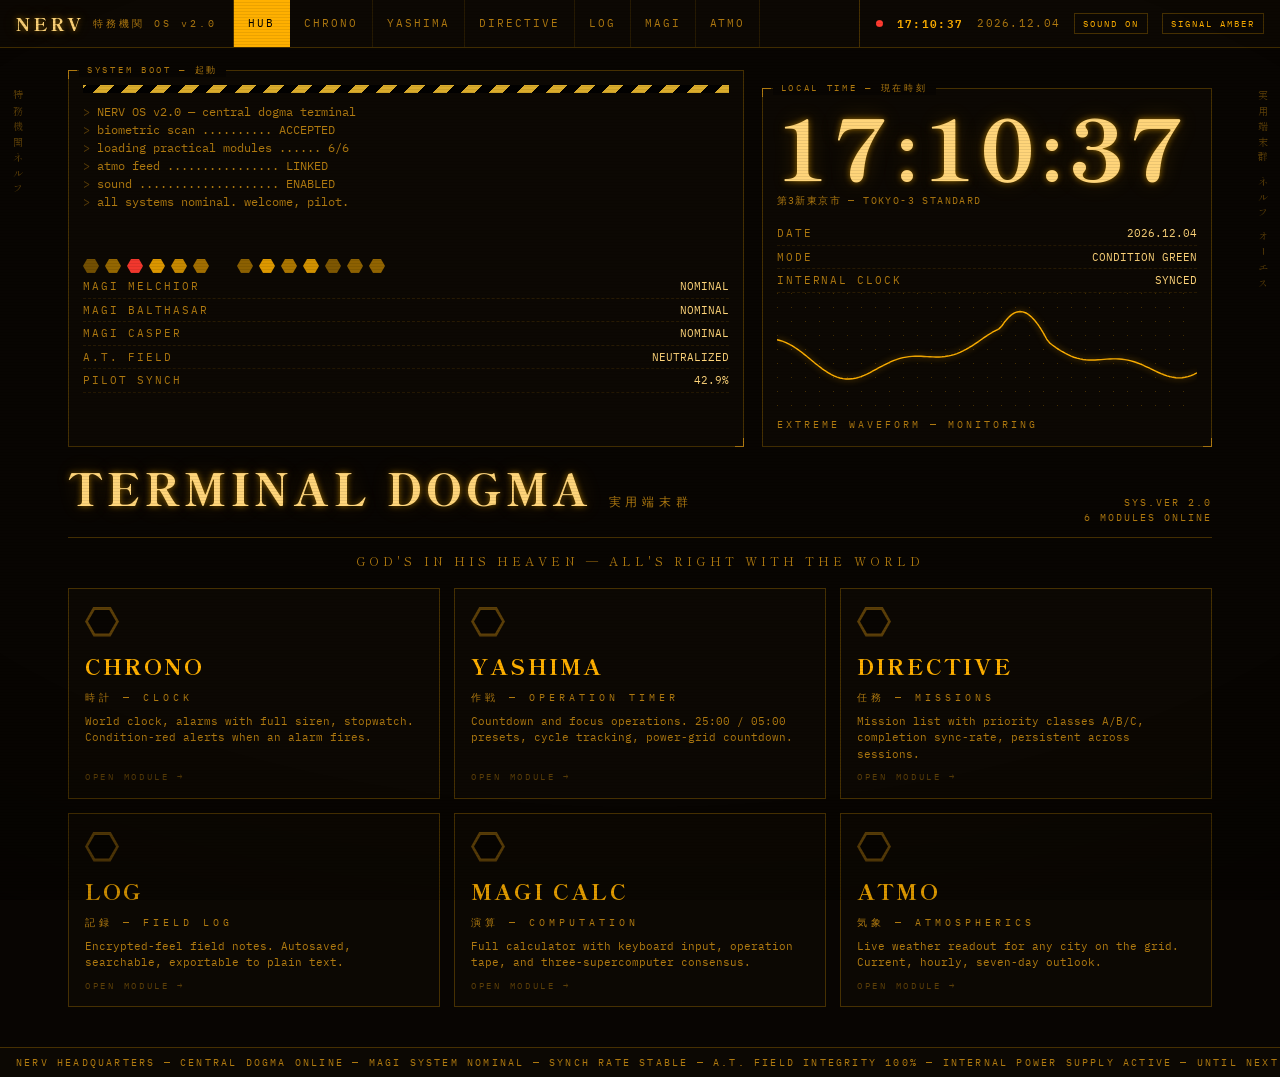
<file: index.html>
<!DOCTYPE html>
<html lang="en">
<head>
<meta charset="utf-8">
<script>if(localStorage.getItem('nerv-theme')==='green')document.documentElement.classList.add('green');</script>
<meta name="viewport" content="width=device-width, initial-scale=1">
<title>NERV OS — Central Hub</title>
<meta name="theme-color" content="#080502">
<link rel="manifest" href="manifest.json">
<link rel="preconnect" href="https://fonts.googleapis.com">
<link rel="preconnect" href="https://fonts.gstatic.com" crossorigin>
<link href="https://fonts.googleapis.com/css2?family=IBM+Plex+Mono:wght@400;600&family=Shippori+Mincho+B1:wght@700;800&display=swap" rel="stylesheet">
<link rel="stylesheet" href="nerv.css">
<style>
.hero{display:grid; grid-template-columns:1.2fr .8fr; gap:18px; margin-bottom:18px}
@media(max-width:820px){.hero{grid-template-columns:1fr}}
.boot{font-size:12px; min-height:150px; color:var(--ink-dim)}
.boot div::before{content:"> "; color:var(--ink-faint)}
.bigtime{font-family:var(--mincho); font-weight:800; font-size:clamp(44px,8vw,84px); letter-spacing:.06em; color:var(--ink-hi); line-height:1}
.hexgrid{display:grid; grid-template-columns:repeat(3,1fr); gap:14px}
@media(max-width:640px){.hexgrid{grid-template-columns:repeat(2,1fr)}}
.tile{
  border:1px solid var(--hair); background:var(--panel); padding:18px 16px 14px; position:relative;
  display:flex; flex-direction:column; gap:8px; min-height:130px; transition:background .15s;
}
.tile:hover{background:rgba(87,255,143,.07)}
.tile:hover .tname{color:var(--ink-hi)}
.tile .thex{width:34px; height:30px; position:relative; margin-bottom:4px}
.tile .thex .hex{position:absolute; inset:0; background:var(--ink-faint)}
.tile .thex .hex.in{inset:3px; background:var(--bg)}
.tile:hover .thex .hex{background:var(--ink-dim)}
.tile .tname{font-family:var(--mincho); font-weight:800; font-size:22px; letter-spacing:.1em; color:var(--ink)}
.tile .tjp{font-size:10px; letter-spacing:.4em; color:var(--ink-dim)}
.tile .tdesc{font-size:11px; color:var(--ink-dim); line-height:1.5}
.tile .tgo{margin-top:auto; font-size:9px; letter-spacing:.3em; color:var(--ink-faint)}
.tile:hover .tgo{color:var(--ink)}
#wave{width:100%; height:120px; display:block}
.hexrow{display:flex; gap:6px; align-items:center; margin:6px 0 2px}
.hexrow .hx{width:16px; height:14px; background:var(--hair-dim); clip-path:polygon(25% 0,75% 0,100% 50%,75% 100%,25% 100%,0 50%)}
.hexrow .hx.hot{background:var(--red)}
.hexrow .hx.warm{background:var(--amber)}
.hexrow .hx.live{background:var(--ink)}
</style>
</head>
<body>
<div id="bootov">
  <div class="fig">NERV</div>
  <div class="sub">特務機関 — PRACTICAL TERMINAL OS v2.0</div>
  <div class="lines" id="bootlines"></div>
  <div class="bar"><div class="f" id="bootbar"></div></div>
  <div class="skip">TAP TO SKIP</div>
</div>
<main>
  <div class="hero">
    <div class="panel tickbox">
      <div class="cap">SYSTEM BOOT — 起動</div>
      <div class="stripes" style="margin-bottom:10px"></div>
      <div class="boot" id="boot"></div>
      <div class="hexrow" id="hexrow"></div>
      <div class="ro"><span class="k">MAGI MELCHIOR</span><span class="v">NOMINAL</span></div>
      <div class="ro"><span class="k">MAGI BALTHASAR</span><span class="v">NOMINAL</span></div>
      <div class="ro"><span class="k">MAGI CASPER</span><span class="v">NOMINAL</span></div>
      <div class="ro"><span class="k">A.T. FIELD</span><span class="v">NEUTRALIZED</span></div>
      <div class="ro"><span class="k">PILOT SYNCH</span><span class="v" id="synch">--%</span></div>
    </div>
    <div class="panel tickbox">
      <div class="cap">LOCAL TIME — 現在時刻</div>
      <div class="bigtime glow" data-clock>--:--:--</div>
      <div class="jp dim small" style="margin:6px 0 14px">第3新東京市 — TOKYO-3 STANDARD</div>
      <div class="ro"><span class="k">DATE</span><span class="v" data-date></span></div>
      <div class="ro"><span class="k">MODE</span><span class="v">CONDITION GREEN</span></div>
      <div class="ro"><span class="k">INTERNAL CLOCK</span><span class="v">SYNCED</span></div>
      <canvas id="wave"></canvas>
      <div class="small dim" style="letter-spacing:.3em; margin-top:4px">EXTREME WAVEFORM — MONITORING</div>
    </div>
  </div>

  <div class="phead">
    <h1 class="glow">TERMINAL DOGMA</h1>
    <span class="jp">実用端末群</span>
    <div class="code">SYS.VER 2.0<br>6 MODULES ONLINE</div>
  </div>

  <div class="motto">GOD'S IN HIS HEAVEN — ALL'S RIGHT WITH THE WORLD</div>
  <div class="hexgrid">
    <a class="tile" href="clock.html">
      <div class="thex"><div class="hex"></div><div class="hex in"></div></div>
      <div class="tname">CHRONO</div><div class="tjp">時計 — CLOCK</div>
      <div class="tdesc">World clock, alarms with full siren, stopwatch. Condition-red alerts when an alarm fires.</div>
      <div class="tgo">OPEN MODULE →</div>
    </a>
    <a class="tile" href="timer.html">
      <div class="thex"><div class="hex"></div><div class="hex in"></div></div>
      <div class="tname">YASHIMA</div><div class="tjp">作戦 — OPERATION TIMER</div>
      <div class="tdesc">Countdown and focus operations. 25:00 / 05:00 presets, cycle tracking, power-grid countdown.</div>
      <div class="tgo">OPEN MODULE →</div>
    </a>
    <a class="tile" href="todo.html">
      <div class="thex"><div class="hex"></div><div class="hex in"></div></div>
      <div class="tname">DIRECTIVE</div><div class="tjp">任務 — MISSIONS</div>
      <div class="tdesc">Mission list with priority classes A/B/C, completion sync-rate, persistent across sessions.</div>
      <div class="tgo">OPEN MODULE →</div>
    </a>
    <a class="tile" href="notes.html">
      <div class="thex"><div class="hex"></div><div class="hex in"></div></div>
      <div class="tname">LOG</div><div class="tjp">記録 — FIELD LOG</div>
      <div class="tdesc">Encrypted-feel field notes. Autosaved, searchable, exportable to plain text.</div>
      <div class="tgo">OPEN MODULE →</div>
    </a>
    <a class="tile" href="calc.html">
      <div class="thex"><div class="hex"></div><div class="hex in"></div></div>
      <div class="tname">MAGI CALC</div><div class="tjp">演算 — COMPUTATION</div>
      <div class="tdesc">Full calculator with keyboard input, operation tape, and three-supercomputer consensus.</div>
      <div class="tgo">OPEN MODULE →</div>
    </a>
    <a class="tile" href="weather.html">
      <div class="thex"><div class="hex"></div><div class="hex in"></div></div>
      <div class="tname">ATMO</div><div class="tjp">気象 — ATMOSPHERICS</div>
      <div class="tdesc">Live weather readout for any city on the grid. Current, hourly, seven-day outlook.</div>
      <div class="tgo">OPEN MODULE →</div>
    </a>
  </div>
</main>
<script src="nerv.js"></script>
<script>
NERV.shell('HUB');
// first-visit-per-session boot drama
(function(){
  const ov = document.getElementById('bootov');
  if(sessionStorage.getItem('nerv-booted')){ ov.remove(); return; }
  const lines = [
    'NERV OS v2.0 — practical terminal interface',
    'MAGI MELCHIOR ......... ONLINE',
    'MAGI BALTHASAR ........ ONLINE',
    'MAGI CASPER ........... ONLINE',
    'pilot biometric ....... ACCEPTED',
    'GOD\'S IN HIS HEAVEN. ALL\'S RIGHT WITH THE WORLD.'
  ];
  const bar = document.getElementById('bootbar');
  let i = 0;
  const iv = setInterval(()=>{ bar.style.width = Math.min(100, (i++/lines.length)*100 + 8) + '%'; }, 180);
  function finish(){
    if(!document.getElementById('bootov')) return;
    clearInterval(iv); bar.style.width = '100%';
    sessionStorage.setItem('nerv-booted','1');
    setTimeout(()=>{ ov.classList.add('out'); setTimeout(()=>ov.remove(), 450); }, 250);
  }
  ov.addEventListener('click', finish);
  NERV.boot(document.getElementById('bootlines'), lines, finish);
})();
NERV.boot(document.getElementById('boot'), [
  'NERV OS v2.0 — central dogma terminal',
  'biometric scan .......... ACCEPTED',
  'loading practical modules ...... 6/6',
  'atmo feed ................ LINKED',
  'sound .................... ' + (NERV.soundOn() ? 'ENABLED' : 'MUTED (toggle top-right)'),
  'all systems nominal. welcome, pilot.'
]);
// hex status row
const hr = document.getElementById('hexrow');
for(let i=0;i<14;i++){
  const h = document.createElement('div');
  h.className = 'hx' + (i===2 ? ' hot' : (i===6 ? ' warm' : ' live'));
  h.style.opacity = (0.4 + Math.random()*0.6).toFixed(2);
  hr.appendChild(h);
}
// synch meter drifts
const sy = document.getElementById('synch');
setInterval(()=>{ sy.textContent = (41 + Math.random()*3).toFixed(1) + '%'; }, 1400);
sy.textContent = '41.3%';
// waveform canvas
const cv = document.getElementById('wave'), cx = cv.getContext('2d');
function fit(){ cv.width = cv.clientWidth * devicePixelRatio; cv.height = 120 * devicePixelRatio; }
fit(); addEventListener('resize', fit);
let t = 0;
(function draw(){
  t += .03;
  const cs = getComputedStyle(document.documentElement);
  cx.clearRect(0,0,cv.width,cv.height);
  // grid dots
  cx.fillStyle = cs.getPropertyValue('--hair');
  for(let x=0;x<cv.width;x+=14*devicePixelRatio) for(let y=0;y<cv.height;y+=14*devicePixelRatio) cx.fillRect(x,y,devicePixelRatio,devicePixelRatio);
  cx.strokeStyle = cs.getPropertyValue('--ink').trim(); cx.lineWidth = 1.4*devicePixelRatio;
  cx.shadowColor = cs.getPropertyValue('--glow1').trim(); cx.shadowBlur = 6*devicePixelRatio;
  cx.beginPath();
  for(let x=0;x<=cv.width;x+=3){
    const p = x/cv.width;
    const spike = Math.max(0, Math.sin(p*Math.PI*3 + t*.7) - .86) * 9;
    const y = cv.height*.5 + Math.sin(p*9 + t)*cv.height*.16 + Math.sin(p*23 - t*1.7)*cv.height*.07 - spike*cv.height*.1;
    x===0 ? cx.moveTo(x,y) : cx.lineTo(x,y);
  }
  cx.stroke();
  requestAnimationFrame(draw);
})();
</script>
</body>
</html>
</file>
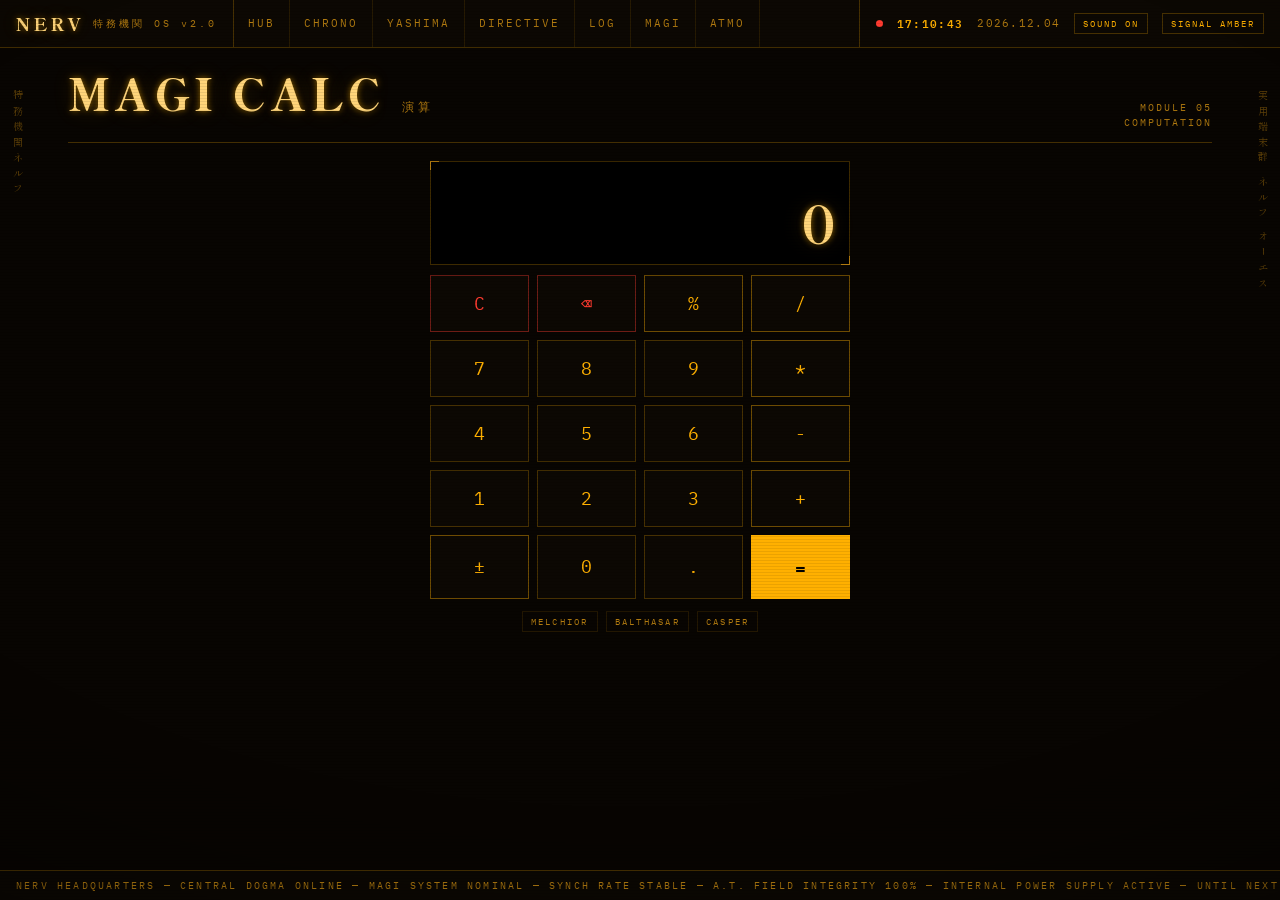
<file: calc.html>
<!DOCTYPE html>
<html lang="en">
<head>
<meta charset="utf-8">
<script>if(localStorage.getItem('nerv-theme')==='green')document.documentElement.classList.add('green');</script>
<meta name="viewport" content="width=device-width, initial-scale=1">
<title>NERV OS — MAGI CALC</title>
<meta name="theme-color" content="#080502">
<link rel="manifest" href="../manifest.json">
<link rel="preconnect" href="https://fonts.googleapis.com">
<link href="https://fonts.googleapis.com/css2?family=IBM+Plex+Mono:wght@400;600&family=Shippori+Mincho+B1:wght@700;800&display=swap" rel="stylesheet">
<link rel="stylesheet" href="nerv.css">
<style>
.calc{max-width:420px; margin:0 auto}
.screen{border:1px solid var(--hair); background:#000; padding:14px; text-align:right; margin-bottom:10px}
.screen .expr{min-height:16px; font-size:11px; color:var(--ink-dim); letter-spacing:.1em; word-break:break-all}
.screen .val{font-family:var(--mincho); font-weight:800; font-size:clamp(32px,7vw,52px); color:var(--ink-hi); line-height:1.1; word-break:break-all}
.keys{display:grid; grid-template-columns:repeat(4,1fr); gap:8px}
.keys button{
  border:1px solid var(--hair); background:var(--panel); color:var(--ink);
  font-size:18px; padding:16px 0; letter-spacing:.05em;
}
.keys button:hover{background:var(--hair-dim)}
.keys button:active{transform:scale(.93); background:var(--hair)}
.keys button.op{color:var(--amber); border-color:rgba(255,176,0,.4)}
.keys button.op:hover{background:var(--hair-dim)}
.keys button.eq{background:var(--ink); color:#000; font-weight:600}
.keys button.eq:hover{background:var(--ink-hi)}
.keys button.cl{color:var(--red); border-color:rgba(255,59,48,.4)}
.keys button.cl:hover{background:rgba(255,59,48,.12)}
.vote{display:flex; gap:8px; justify-content:center; margin-top:12px}
.vote .v{font-size:9px; letter-spacing:.25em; color:var(--ink-dim); border:1px solid var(--hair-dim); padding:3px 8px}
.vote .v.ok{color:var(--ink); border-color:var(--hair)}
.tape{max-width:420px; margin:18px auto 0; max-height:180px; overflow:auto}
.tape .tr{display:flex; justify-content:space-between; font-size:11px; border-bottom:1px dashed var(--hair-dim); padding:4px 2px}
.tape .tr .e{color:var(--ink-dim)} .tape .tr .r{color:var(--ink-hi)}
</style>
</head>
<body>
<main>
  <div class="phead">
    <h1 class="glow">MAGI CALC</h1><span class="jp">演算</span>
    <div class="code">MODULE 05<br>COMPUTATION</div>
  </div>
  <div class="calc">
    <div class="screen tickbox">
      <div class="expr" id="expr">&nbsp;</div>
      <div class="val glow" id="val">0</div>
    </div>
    <div class="keys" id="keys"></div>
    <div class="vote">
      <span class="v" id="v1">MELCHIOR</span><span class="v" id="v2">BALTHASAR</span><span class="v" id="v3">CASPER</span>
    </div>
  </div>
  <div class="panel tape" id="tapewrap" style="display:none">
    <div class="cap">OPERATION TAPE — 記録</div>
    <div id="tape"></div>
  </div>
</main>
<script src="nerv.js"></script>
<script>
NERV.shell('MAGI CALC');
let cur='0', prev=null, op=null, fresh=true;
const valEl = document.getElementById('val'), exprEl = document.getElementById('expr');
const layout = [
  ['C','cl'],['⌫','cl'],['%','op'],['/','op'],
  ['7',''],['8',''],['9',''],['*','op'],
  ['4',''],['5',''],['6',''],['-','op'],
  ['1',''],['2',''],['3',''],['+','op'],
  ['±','op'],['0',''],['.',''],['=','eq']
];
const keys = document.getElementById('keys');
layout.forEach(k=>{
  const b = document.createElement('button');
  b.textContent = k[0]; b.className = k[1];
  b.onclick = ()=>press(k[0]);
  keys.appendChild(b);
});
function fmt(n){
  if(typeof n !== 'number' || !isFinite(n)) return 'ERROR';
  let s = Math.abs(n) >= 1e12 || (Math.abs(n) < 1e-9 && n!==0) ? n.toExponential(6) : String(Math.round(n*1e10)/1e10);
  return s;
}
function paint(){
  valEl.textContent = cur;
  exprEl.innerHTML = (prev!==null ? fmt(prev)+' '+(op||'') : '') || '&nbsp;';
}
function compute(a,b,o){
  switch(o){ case '+': return a+b; case '-': return a-b; case '*': return a*b; case '/': return b===0 ? NaN : a/b; }
}
function consensus(){
  ['v1','v2','v3'].forEach((id,i)=>{
    const el = document.getElementById(id);
    el.classList.remove('ok');
    setTimeout(()=>el.classList.add('ok'), 150 + i*200);
  });
}
function tapeAdd(e, r){
  const w = document.getElementById('tapewrap'); w.style.display='block';
  const d = document.createElement('div');
  d.className='tr'; d.innerHTML='<span class="e"></span><span class="r"></span>';
  d.querySelector('.e').textContent = e; d.querySelector('.r').textContent = r;
  document.getElementById('tape').prepend(d);
}
function press(k){
  NERV.blip(/[0-9.]/.test(k) ? 1000 : 700, .03);
  if(/[0-9]/.test(k)){
    if(fresh){ cur = k; fresh = false; }
    else cur = cur==='0' ? k : cur + k;
    if(cur.length > 16) cur = cur.slice(0,16);
  } else if(k === '.'){
    if(fresh){ cur='0.'; fresh=false; } else if(!cur.includes('.')) cur += '.';
  } else if(k === 'C'){ cur='0'; prev=null; op=null; fresh=true; }
  else if(k === '⌫'){ cur = cur.length>1 ? cur.slice(0,-1) : '0'; }
  else if(k === '±'){ cur = fmt(-parseFloat(cur)); }
  else if(k === '%'){ cur = fmt(parseFloat(cur)/100); }
  else if(k === '='){
    if(op && prev!==null){
      const a = prev, b = parseFloat(cur);
      const r = compute(a,b,op);
      tapeAdd(fmt(a)+' '+op+' '+fmt(b), fmt(r));
      valEl.classList.remove('flash'); void valEl.offsetWidth; valEl.classList.add('flash');
      NERV.atFieldOn(valEl);
      cur = fmt(r); prev=null; op=null; fresh=true;
      consensus();
    }
  } else { // operator
    const n = parseFloat(cur);
    if(op && prev!==null && !fresh){
      prev = compute(prev, n, op);
    } else prev = n;
    op = k; fresh = true;
    cur = fmt(prev);
  }
  paint();
}
document.addEventListener('keydown', e=>{
  const map = {'Enter':'=','=':'=','Backspace':'⌫','Escape':'C','x':'*','X':'*'};
  const k = map[e.key] || e.key;
  if(/^[0-9.+\-*/%]$/.test(k) || ['=','⌫','C'].includes(k)){
    e.preventDefault(); press(k);
  }
});
paint();
</script>
</body>
</html>
</file>
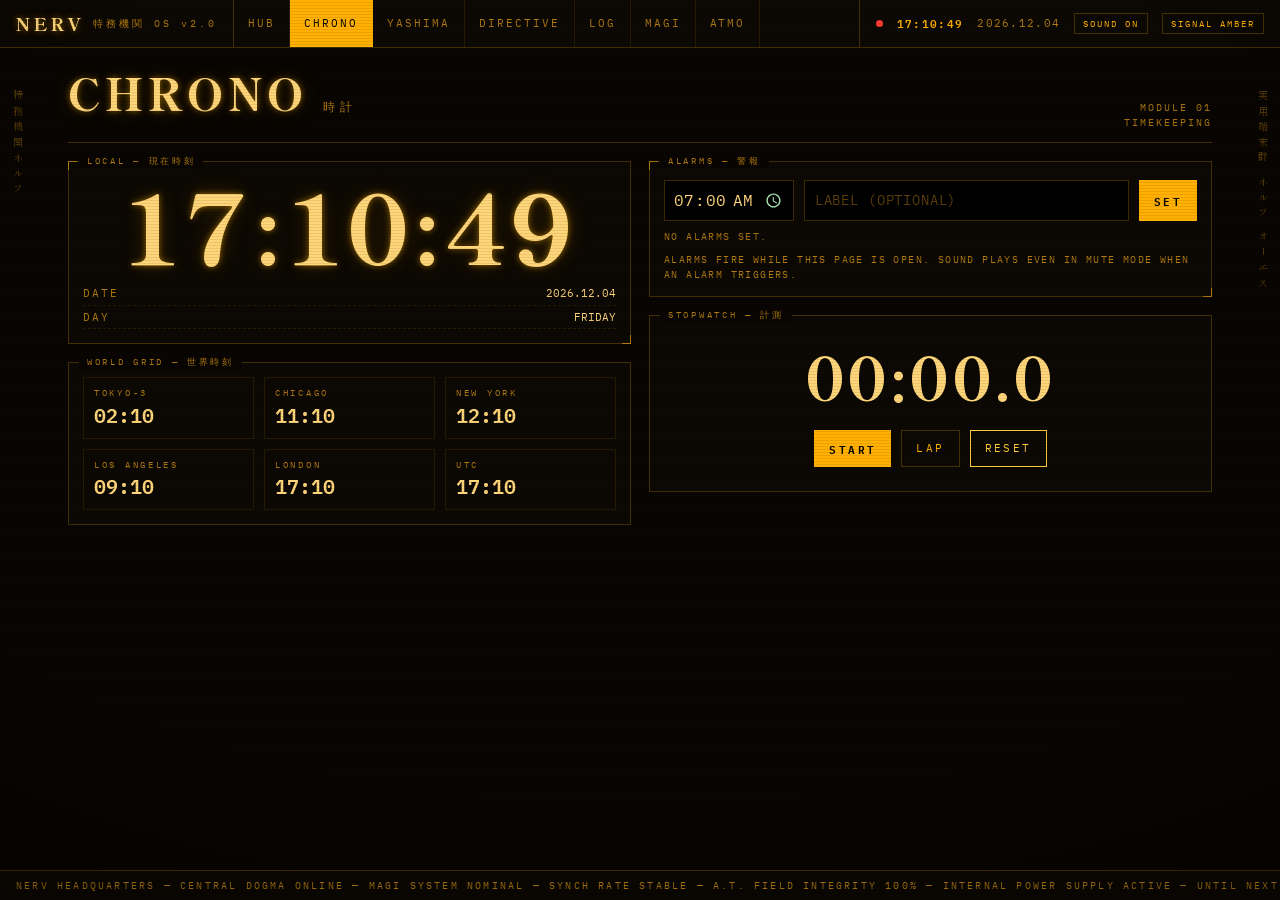
<file: clock.html>
<!DOCTYPE html>
<html lang="en">
<head>
<meta charset="utf-8">
<script>if(localStorage.getItem('nerv-theme')==='green')document.documentElement.classList.add('green');</script>
<meta name="viewport" content="width=device-width, initial-scale=1">
<title>NERV OS — CHRONO</title>
<meta name="theme-color" content="#080502">
<link rel="manifest" href="../manifest.json">
<link rel="preconnect" href="https://fonts.googleapis.com">
<link href="https://fonts.googleapis.com/css2?family=IBM+Plex+Mono:wght@400;600&family=Shippori+Mincho+B1:wght@700;800&display=swap" rel="stylesheet">
<link rel="stylesheet" href="nerv.css">
<style>
.bigclock{font-family:var(--mincho); font-weight:800; font-size:clamp(48px,9vw,96px); letter-spacing:.04em; color:var(--ink-hi); line-height:1; text-align:center}
.wc{display:grid; grid-template-columns:repeat(auto-fit,minmax(140px,1fr)); gap:10px}
.wc .z{border:1px solid var(--hair-dim); padding:8px 10px; transition:border-color .15s}
.wc .z:hover{border-color:var(--glow1)}
.wc .z .n{font-size:9px; letter-spacing:.3em; color:var(--ink-dim)}
.wc .z .t{font-size:20px; font-weight:600; color:var(--ink-hi)}
.alarm-row{display:flex; align-items:center; gap:10px; border-bottom:1px dashed var(--hair-dim); padding:8px 0}
.alarm-row .at{font-size:22px; font-weight:600; color:var(--ink-hi); min-width:86px}
.alarm-row .al{flex:1; font-size:11px; color:var(--ink-dim); letter-spacing:.1em}
.alarm-row.armed .at{color:var(--amber)}
.sw{font-family:var(--mincho); font-weight:800; font-size:clamp(36px,6vw,60px); color:var(--ink-hi); text-align:center; letter-spacing:.04em}
.row{display:flex; gap:10px; flex-wrap:wrap; margin-top:10px}
input[type=time]{background:#000; border:1px solid var(--hair); color:var(--ink-hi); padding:8px; font-size:16px}
input[type=time]::-webkit-calendar-picker-indicator{filter:invert(.7) sepia(1) hue-rotate(80deg)}
</style>
</head>
<body>
<main>
  <div class="phead">
    <h1 class="glow">CHRONO</h1><span class="jp">時計</span>
    <div class="code">MODULE 01<br>TIMEKEEPING</div>
  </div>
  <div class="grid2">
    <div>
      <div class="panel tickbox">
        <div class="cap">LOCAL — 現在時刻</div>
        <div class="bigclock glow" id="local">--:--:--</div>
        <div class="ro" style="margin-top:10px"><span class="k">DATE</span><span class="v" data-date></span></div>
        <div class="ro"><span class="k">DAY</span><span class="v" id="dow">--</span></div>
      </div>
      <div class="panel">
        <div class="cap">WORLD GRID — 世界時刻</div>
        <div class="wc" id="wc"></div>
      </div>
    </div>
    <div>
      <div class="panel tickbox">
        <div class="cap">ALARMS — 警報</div>
        <div class="row" style="margin-top:4px">
          <input type="time" id="a-time" value="07:00">
          <input class="inp" id="a-label" placeholder="LABEL (OPTIONAL)" style="flex:1; min-width:120px">
          <button class="btn solid" id="a-add">SET</button>
        </div>
        <div id="alarms" style="margin-top:8px"></div>
        <div class="small dim" style="margin-top:8px">ALARMS FIRE WHILE THIS PAGE IS OPEN. SOUND PLAYS EVEN IN MUTE MODE WHEN AN ALARM TRIGGERS.</div>
      </div>
      <div class="panel">
        <div class="cap">STOPWATCH — 計測</div>
        <div class="sw" id="sw">00:00.0</div>
        <div class="row" style="justify-content:center">
          <button class="btn solid" id="sw-start">START</button>
          <button class="btn" id="sw-lap">LAP</button>
          <button class="btn warn" id="sw-reset">RESET</button>
        </div>
        <div id="laps" class="small dim" style="margin-top:10px; max-height:120px; overflow:auto"></div>
      </div>
    </div>
  </div>
</main>
<script src="nerv.js"></script>
<script>
NERV.shell('CHRONO');
const zones = [
  ['TOKYO-3','Asia/Tokyo'], ['CHICAGO','America/Chicago'], ['NEW YORK','America/New_York'],
  ['LOS ANGELES','America/Los_Angeles'], ['LONDON','Europe/London'], ['UTC','UTC']
];
const wc = document.getElementById('wc');
zones.forEach(z=>{
  const d = document.createElement('div');
  d.className='z'; d.innerHTML = '<div class="n">'+z[0]+'</div><div class="t" data-z="'+z[1]+'">--:--</div>';
  wc.appendChild(d);
});
const DOW=['SUNDAY','MONDAY','TUESDAY','WEDNESDAY','THURSDAY','FRIDAY','SATURDAY'];
function tick(){
  const d=new Date();
  document.getElementById('local').textContent = NERV.two(d.getHours())+':'+NERV.two(d.getMinutes())+':'+NERV.two(d.getSeconds());
  document.getElementById('dow').textContent = DOW[d.getDay()];
  document.querySelectorAll('[data-z]').forEach(el=>{
    el.textContent = new Intl.DateTimeFormat('en-GB',{timeZone:el.dataset.z, hour:'2-digit', minute:'2-digit', hour12:false}).format(d);
  });
  checkAlarms(d);
}
/* alarms */
let alarms = NERV.store.get('alarms', []);
let lastFired = '';
function saveAlarms(){ NERV.store.set('alarms', alarms); }
function renderAlarms(){
  const box = document.getElementById('alarms');
  box.innerHTML = alarms.length ? '' : '<div class="small dim">NO ALARMS SET.</div>';
  alarms.forEach((a,i)=>{
    const r = document.createElement('div');
    r.className = 'alarm-row' + (a.on ? ' armed' : '');
    r.innerHTML = '<span class="at">'+a.time+'</span><span class="al">'+(a.label||'ALARM')+'</span>';
    const tog = document.createElement('button');
    tog.className = 'btn'; tog.textContent = a.on ? 'ARMED' : 'OFF';
    tog.onclick = ()=>{ a.on = !a.on; saveAlarms(); renderAlarms(); NERV.blip(900,.04); };
    const del = document.createElement('button');
    del.className = 'btn danger'; del.textContent = 'DEL';
    del.onclick = ()=>{ alarms.splice(i,1); saveAlarms(); renderAlarms(); };
    r.appendChild(tog); r.appendChild(del);
    box.appendChild(r);
  });
}
document.getElementById('a-add').onclick = ()=>{
  const t = document.getElementById('a-time').value;
  if(!t) return;
  alarms.push({time:t, label:document.getElementById('a-label').value.trim(), on:true});
  alarms.sort((a,b)=> a.time < b.time ? -1 : 1);
  document.getElementById('a-label').value='';
  saveAlarms(); renderAlarms(); NERV.chime(); NERV.atFieldOn(document.getElementById('a-add')); const row=document.querySelector('.alarm-row'); if(row){row.classList.add('flash');}
};
function checkAlarms(d){
  const now = NERV.two(d.getHours())+':'+NERV.two(d.getMinutes());
  const stamp = now + '@' + d.toDateString();
  alarms.forEach(a=>{
    if(a.on && a.time === now && lastFired !== stamp + a.time + a.label){
      lastFired = stamp + a.time + a.label;
      NERV.alarm('ALARM ' + a.time + (a.label ? ' — ' + a.label.toUpperCase() : ''));
    }
  });
}
renderAlarms();

/* stopwatch */
let swT = 0, swRun = false, swLast = 0, lapN = 0;
function fmt(ms){
  const m = Math.floor(ms/60000), s = Math.floor(ms%60000/1000), d = Math.floor(ms%1000/100);
  return NERV.two(m)+':'+NERV.two(s)+'.'+d;
}
setInterval(()=>{
  if(swRun){ swT += Date.now()-swLast; swLast = Date.now(); }
  document.getElementById('sw').textContent = fmt(swT);
}, 100);
document.getElementById('sw-start').onclick = function(){
  swRun = !swRun; swLast = Date.now();
  this.textContent = swRun ? 'PAUSE' : 'START';
  NERV.blip(swRun?1100:700,.05);
};
document.getElementById('sw-lap').onclick = ()=>{
  if(swT===0) return;
  lapN++;
  const d = document.createElement('div');
  d.textContent = 'LAP '+NERV.two(lapN)+' — '+fmt(swT);
  document.getElementById('laps').prepend(d);
};
document.getElementById('sw-reset').onclick = ()=>{
  swRun=false; swT=0; lapN=0;
  document.getElementById('sw-start').textContent='START';
  document.getElementById('laps').innerHTML='';
};

/* start the clock loop after everything is declared */
setInterval(tick, 250); tick();
</script>
</body>
</html>
</file>
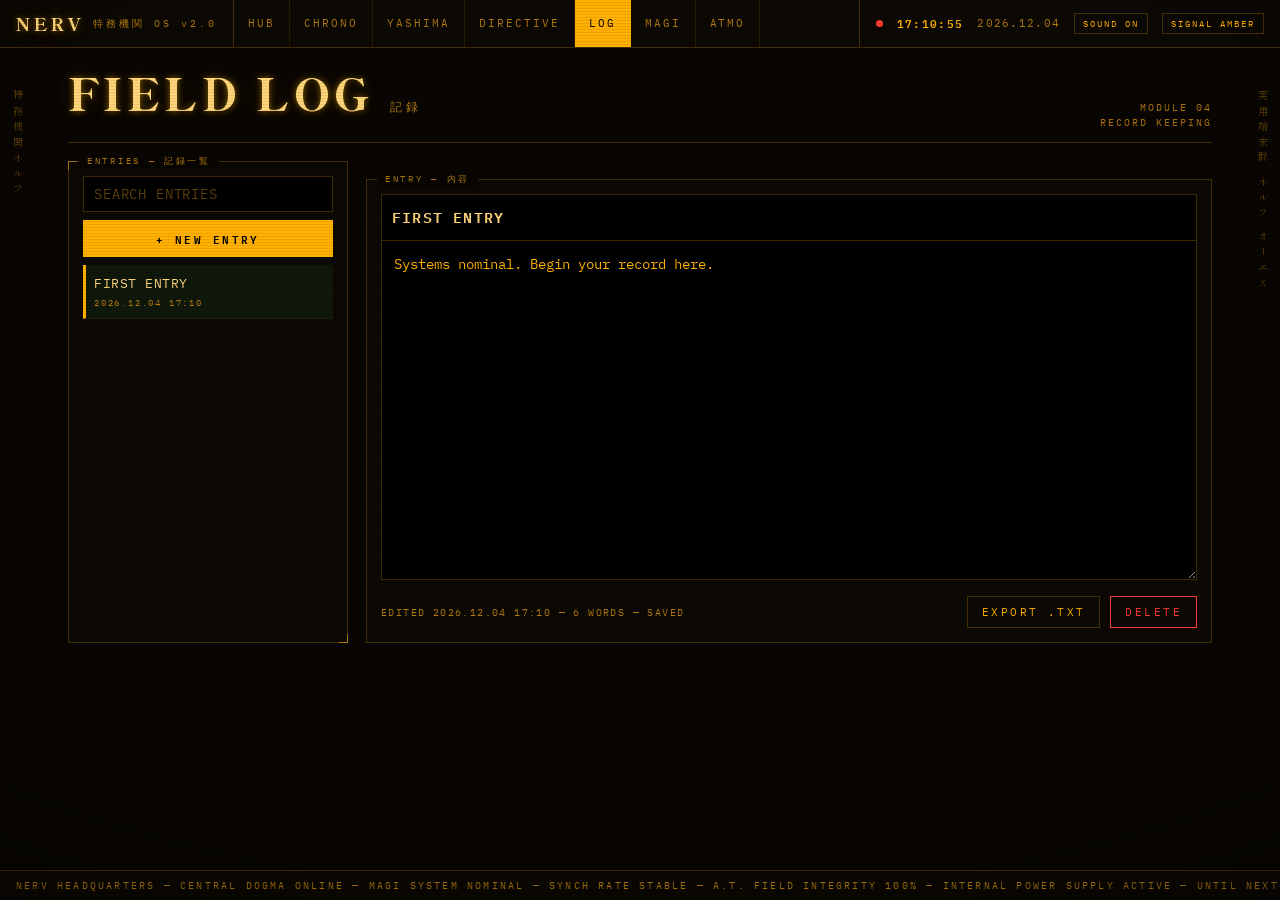
<file: notes.html>
<!DOCTYPE html>
<html lang="en">
<head>
<meta charset="utf-8">
<script>if(localStorage.getItem('nerv-theme')==='green')document.documentElement.classList.add('green');</script>
<meta name="viewport" content="width=device-width, initial-scale=1">
<title>NERV OS — LOG</title>
<meta name="theme-color" content="#080502">
<link rel="manifest" href="../manifest.json">
<link rel="preconnect" href="https://fonts.googleapis.com">
<link href="https://fonts.googleapis.com/css2?family=IBM+Plex+Mono:wght@400;600&family=Shippori+Mincho+B1:wght@700;800&display=swap" rel="stylesheet">
<link rel="stylesheet" href="nerv.css">
<style>
.layout{display:grid; grid-template-columns:280px 1fr; gap:18px}
@media(max-width:820px){.layout{grid-template-columns:1fr}}
.note-item{border-bottom:1px dashed var(--hair-dim); padding:9px 4px; cursor:pointer}
.note-item:hover{background:rgba(87,255,143,.05)}
.note-item.on{border-left:3px solid var(--ink); padding-left:8px; background:rgba(87,255,143,.06)}
.note-item .nt{color:var(--ink-hi); font-size:13px; letter-spacing:.04em; white-space:nowrap; overflow:hidden; text-overflow:ellipsis}
.note-item .nd{font-size:9px; color:var(--ink-dim); letter-spacing:.2em; margin-top:2px}
#n-title{background:#000; border:1px solid var(--hair); border-bottom:0; color:var(--ink-hi); padding:10px; font-size:15px; font-weight:600; letter-spacing:.08em; width:100%}
#n-body{background:#000; border:1px solid var(--hair); color:var(--ink); width:100%; min-height:340px; padding:12px; resize:vertical; line-height:1.7}
#n-body:focus,#n-title:focus{outline:0; border-color:var(--ink-dim); box-shadow:0 0 10px var(--glow2)}
.bar{display:flex; gap:10px; align-items:center; margin-top:10px; flex-wrap:wrap}
</style>
</head>
<body>
<main>
  <div class="phead">
    <h1 class="glow">FIELD LOG</h1><span class="jp">記録</span>
    <div class="code">MODULE 04<br>RECORD KEEPING</div>
  </div>
  <div class="layout">
    <div class="panel tickbox">
      <div class="cap">ENTRIES — 記録一覧</div>
      <input class="inp" id="q" placeholder="SEARCH ENTRIES" style="margin-bottom:8px">
      <button class="btn solid" id="n-new" style="width:100%">+ NEW ENTRY</button>
      <div id="entries" style="margin-top:8px; max-height:420px; overflow:auto"></div>
    </div>
    <div class="panel">
      <div class="cap">ENTRY — 内容</div>
      <input id="n-title" placeholder="ENTRY TITLE" maxlength="80">
      <textarea id="n-body" placeholder="Begin record. Autosaves as you type."></textarea>
      <div class="bar">
        <span class="small dim" id="n-meta">—</span>
        <span style="flex:1"></span>
        <button class="btn" id="n-dl">EXPORT .TXT</button>
        <button class="btn danger" id="n-del">DELETE</button>
      </div>
    </div>
  </div>
</main>
<script src="nerv.js"></script>
<script>
NERV.shell('LOG');
let notes = NERV.store.get('notes', []);
let cur = null, q = '';
function save(){ NERV.store.set('notes', notes); }
function fmtTs(ts){
  const d = new Date(ts);
  return d.getFullYear()+'.'+NERV.two(d.getMonth()+1)+'.'+NERV.two(d.getDate())+' '+NERV.two(d.getHours())+':'+NERV.two(d.getMinutes());
}
function renderList(){
  const box = document.getElementById('entries');
  const shown = notes.filter(n => !q || (n.title+' '+n.body).toLowerCase().includes(q));
  box.innerHTML = shown.length ? '' : '<div class="small dim" style="padding:8px 0">NO ENTRIES.</div>';
  shown.forEach(n=>{
    const d = document.createElement('div');
    d.className = 'note-item' + (n===cur ? ' on' : '');
    d.innerHTML = '<div class="nt"></div><div class="nd"></div>';
    d.querySelector('.nt').textContent = n.title || 'UNTITLED';
    d.querySelector('.nd').textContent = fmtTs(n.ts);
    d.onclick = ()=>{ select(n); NERV.blip(1000,.03); };
    box.appendChild(d);
  });
}
function select(n){
  cur = n;
  document.getElementById('n-title').value = n ? n.title : '';
  document.getElementById('n-body').value = n ? n.body : '';
  paintMeta(); renderList();
}
function paintMeta(){
  const el = document.getElementById('n-meta');
  if(!cur){ el.textContent='NO ENTRY SELECTED'; return; }
  const words = (cur.body.match(/\S+/g)||[]).length;
  el.textContent = 'EDITED '+fmtTs(cur.ts)+' — '+words+' WORDS — SAVED';
}
document.getElementById('n-new').onclick = ()=>{
  const n = {title:'', body:'', ts:Date.now()};
  notes.unshift(n); save(); select(n);
  document.getElementById('n-title').focus();
  NERV.blip(1300,.05);
};
let saveT;
function edit(){
  if(!cur) return;
  cur.title = document.getElementById('n-title').value;
  cur.body = document.getElementById('n-body').value;
  cur.ts = Date.now();
  clearTimeout(saveT);
  saveT = setTimeout(()=>{ save(); paintMeta(); renderList(); }, 300);
}
document.getElementById('n-title').addEventListener('input', edit);
document.getElementById('n-body').addEventListener('input', edit);
document.getElementById('q').addEventListener('input', function(){ q = this.value.trim().toLowerCase(); renderList(); });
document.getElementById('n-del').onclick = ()=>{
  if(!cur) return;
  notes.splice(notes.indexOf(cur),1); save(); select(notes[0]||null);
};
document.getElementById('n-dl').onclick = ()=>{
  if(!cur) return;
  const blob = new Blob([(cur.title||'UNTITLED')+'\n\n'+cur.body], {type:'text/plain'});
  const a = document.createElement('a');
  a.href = URL.createObjectURL(blob);
  a.download = (cur.title||'nerv-log').replace(/[^\w\-]+/g,'-').toLowerCase()+'.txt';
  a.click(); URL.revokeObjectURL(a.href);
};
if(!notes.length){ notes.push({title:'FIRST ENTRY', body:'Systems nominal. Begin your record here.', ts:Date.now()}); save(); }
select(notes[0]);
</script>
</body>
</html>
</file>
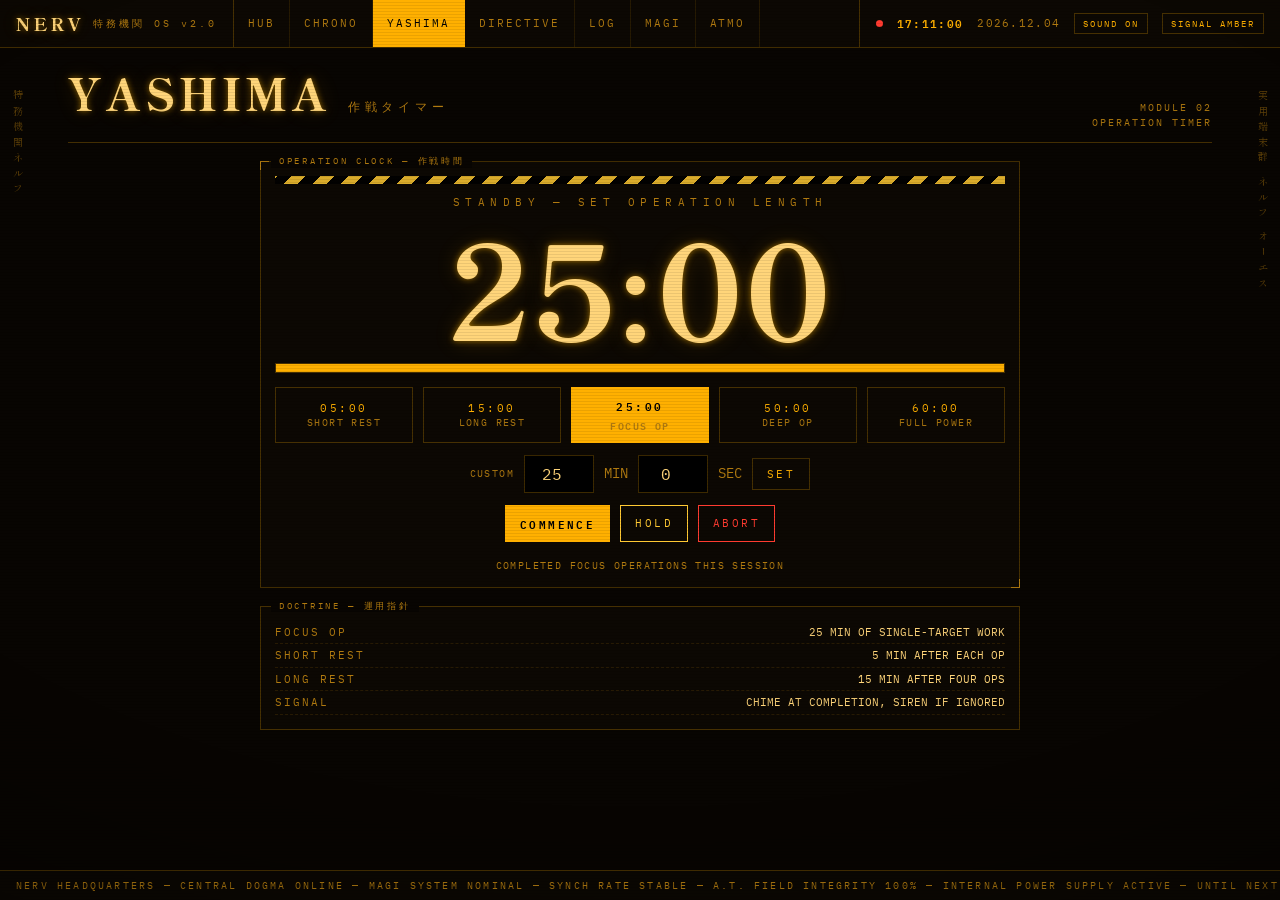
<file: timer.html>
<!DOCTYPE html>
<html lang="en">
<head>
<meta charset="utf-8">
<script>if(localStorage.getItem('nerv-theme')==='green')document.documentElement.classList.add('green');</script>
<meta name="viewport" content="width=device-width, initial-scale=1">
<title>NERV OS — YASHIMA TIMER</title>
<meta name="theme-color" content="#080502">
<link rel="manifest" href="../manifest.json">
<link rel="preconnect" href="https://fonts.googleapis.com">
<link href="https://fonts.googleapis.com/css2?family=IBM+Plex+Mono:wght@400;600&family=Shippori+Mincho+B1:wght@700;800&display=swap" rel="stylesheet">
<link rel="stylesheet" href="nerv.css">
<style>
.tface{font-family:var(--mincho); font-weight:800; font-size:clamp(60px,12vw,130px); text-align:center; color:var(--ink-hi); line-height:1; letter-spacing:.02em}
.phase{text-align:center; font-size:11px; letter-spacing:.5em; color:var(--ink-dim); margin:8px 0}
.phase.hot{color:var(--amber)}
.pbar{height:10px; border:1px solid var(--hair); margin:14px 0; position:relative; overflow:hidden}
.pbar .fill{position:absolute; inset:0; width:100%; background:var(--ink); transition:width .3s linear; box-shadow:0 0 12px var(--glow1)}
.pbar.running .fill{animation:fillpulse 1.2s ease-in-out infinite}
@keyframes fillpulse{50%{filter:brightness(1.5)}}
.pbar.rest .fill{background:var(--warn); box-shadow:0 0 12px var(--glow1)}
.presets{display:grid; grid-template-columns:repeat(auto-fit,minmax(110px,1fr)); gap:10px}
.row{display:flex; gap:10px; flex-wrap:wrap; justify-content:center; margin-top:12px}
.cyc{display:flex; gap:8px; justify-content:center; margin-top:10px}
.cyc .c{width:14px; height:14px; border:1px solid var(--hair)}
.cyc .c.done{background:var(--ink); box-shadow:0 0 8px rgba(87,255,143,.6)}
input[type=number]{width:70px; background:#000; border:1px solid var(--hair); color:var(--ink-hi); padding:8px; font-size:16px; text-align:center}
</style>
</head>
<body>
<main>
  <div class="phead">
    <h1 class="glow">YASHIMA</h1><span class="jp">作戦タイマー</span>
    <div class="code">MODULE 02<br>OPERATION TIMER</div>
  </div>
  <div class="panel tickbox" style="max-width:760px; margin:0 auto">
    <div class="cap">OPERATION CLOCK — 作戦時間</div>
    <div class="stripes" style="margin-bottom:10px"></div>
    <div class="phase" id="phase">STANDBY — SET OPERATION LENGTH</div>
    <div class="tface glow" id="face">25:00</div>
    <div class="pbar" id="pbar"><div class="fill" id="fill"></div></div>
    <div class="presets">
      <button class="btn" data-set="300">05:00<br><span class="small dim">SHORT REST</span></button>
      <button class="btn" data-set="900">15:00<br><span class="small dim">LONG REST</span></button>
      <button class="btn solid" data-set="1500">25:00<br><span class="small dim">FOCUS OP</span></button>
      <button class="btn" data-set="3000">50:00<br><span class="small dim">DEEP OP</span></button>
      <button class="btn" data-set="3600">60:00<br><span class="small dim">FULL POWER</span></button>
    </div>
    <div class="row" style="align-items:center">
      <span class="small dim">CUSTOM</span>
      <input type="number" id="c-min" min="0" max="999" value="25"><span class="dim">MIN</span>
      <input type="number" id="c-sec" min="0" max="59" value="0"><span class="dim">SEC</span>
      <button class="btn" id="c-set">SET</button>
    </div>
    <div class="row">
      <button class="btn solid" id="go">COMMENCE</button>
      <button class="btn warn" id="hold">HOLD</button>
      <button class="btn danger" id="abort">ABORT</button>
    </div>
    <div class="cyc" id="cyc"></div>
    <div class="small dim" style="text-align:center; margin-top:6px">COMPLETED FOCUS OPERATIONS THIS SESSION</div>
  </div>
  <div class="panel" style="max-width:760px; margin:18px auto 0">
    <div class="cap">DOCTRINE — 運用指針</div>
    <div class="ro"><span class="k">FOCUS OP</span><span class="v">25 MIN OF SINGLE-TARGET WORK</span></div>
    <div class="ro"><span class="k">SHORT REST</span><span class="v">5 MIN AFTER EACH OP</span></div>
    <div class="ro"><span class="k">LONG REST</span><span class="v">15 MIN AFTER FOUR OPS</span></div>
    <div class="ro"><span class="k">SIGNAL</span><span class="v">CHIME AT COMPLETION, SIREN IF IGNORED</span></div>
  </div>
</main>
<script src="nerv.js"></script>
<script>
NERV.shell('YASHIMA');
let total = 1500, left = 1500, run = false, last = 0, isRest = false, done = 0;
const face = document.getElementById('face'), fill = document.getElementById('fill'),
      phase = document.getElementById('phase'), pbar = document.getElementById('pbar'),
      go = document.getElementById('go');
function paint(){
  const m = Math.floor(left/60), s = left%60;
  face.textContent = NERV.two(m)+':'+NERV.two(s);
  fill.style.width = (total ? (left/total*100) : 0) + '%';
}
function setT(sec, rest){
  total = left = sec; run = false; isRest = !!rest;
  go.textContent = 'COMMENCE';
  phase.textContent = rest ? 'REST WINDOW' : 'STANDBY — SET OPERATION LENGTH';
  phase.className = 'phase' + (rest ? ' hot' : '');
  pbar.className = 'pbar' + (rest ? ' rest' : '');
  paint();
}
document.querySelectorAll('[data-set]').forEach(b=>{
  b.onclick = ()=>{ setT(+b.dataset.set, /REST/.test(b.textContent)); NERV.blip(1000,.04); };
});
document.getElementById('c-set').onclick = ()=>{
  const s = Math.min(999*60, (+document.getElementById('c-min').value||0)*60 + (+document.getElementById('c-sec').value||0));
  if(s>0){ setT(s); NERV.blip(1000,.04); }
};
go.onclick = ()=>{
  if(left<=0) setT(total, isRest);
  run = !run; last = Date.now();
  go.textContent = run ? 'PAUSE' : 'RESUME';
  phase.textContent = run ? (isRest ? 'REST IN PROGRESS' : 'OPERATION IN PROGRESS') : 'HOLDING';
  pbar.classList.toggle('running', run);
  phase.className = 'phase' + (isRest ? ' hot' : '');
  NERV.blip(run?1300:800,.06);
};
document.getElementById('hold').onclick = ()=>{ run=false; go.textContent='RESUME'; phase.textContent='HOLDING'; };
document.getElementById('abort').onclick = ()=>{ setT(total, isRest); phase.textContent='OPERATION ABORTED'; NERV.blip(500,.08); };
function markCycle(){
  done++;
  const cyc = document.getElementById('cyc');
  cyc.innerHTML='';
  for(let i=0;i<done;i++){ const c=document.createElement('div'); c.className='c done'; cyc.appendChild(c); }
}
setInterval(()=>{
  if(!run) return;
  const now = Date.now();
  left = Math.max(0, left - (now-last)/1000);
  last = now;
  paint();
  if(left<=0){
    run=false;
    if(!isRest){ markCycle(); NERV.atField(window.innerWidth/2, window.innerHeight/2); NERV.alarm('FOCUS OPERATION COMPLETE — STAND DOWN FOR REST'); phase.textContent='OPERATION COMPLETE'; setTimeout(()=>setT(done%4===0?900:300, true), 500); }
    else { NERV.chime(); NERV.alarm('REST WINDOW CLOSED — RESUME OPERATIONS'); phase.textContent='REST COMPLETE'; setTimeout(()=>setT(1500,false), 500); }
  }
}, 200);
paint();
</script>
</body>
</html>
</file>
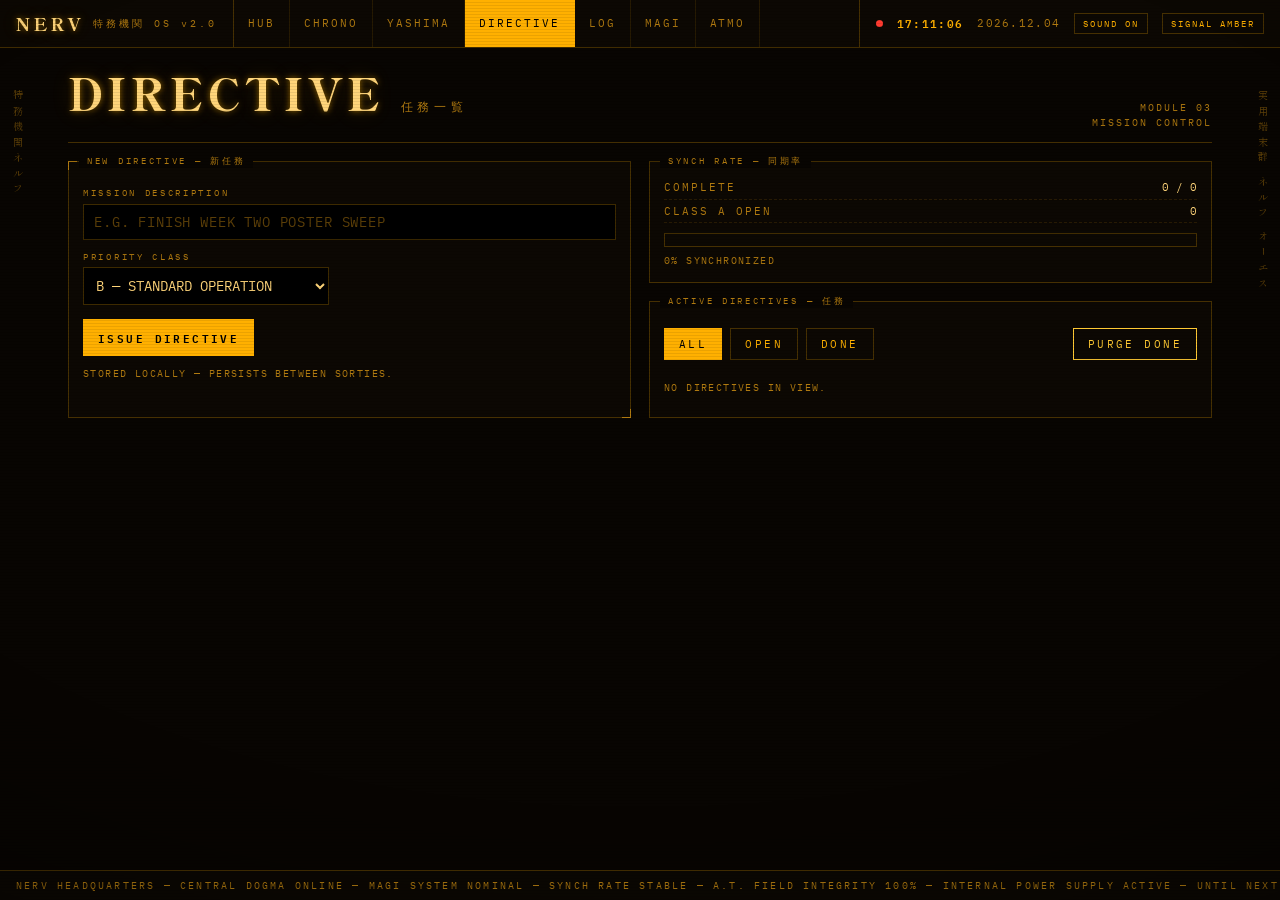
<file: todo.html>
<!DOCTYPE html>
<html lang="en">
<head>
<meta charset="utf-8">
<script>if(localStorage.getItem('nerv-theme')==='green')document.documentElement.classList.add('green');</script>
<meta name="viewport" content="width=device-width, initial-scale=1">
<title>NERV OS — DIRECTIVE</title>
<meta name="theme-color" content="#080502">
<link rel="manifest" href="../manifest.json">
<link rel="preconnect" href="https://fonts.googleapis.com">
<link href="https://fonts.googleapis.com/css2?family=IBM+Plex+Mono:wght@400;600&family=Shippori+Mincho+B1:wght@700;800&display=swap" rel="stylesheet">
<link rel="stylesheet" href="nerv.css">
<style>
.syncbar{height:14px; border:1px solid var(--hair); position:relative; overflow:hidden}
.syncbar .f{position:absolute; inset:0; width:0; background:var(--ink); transition:width .4s; box-shadow:0 0 12px rgba(87,255,143,.6)}
.mrow{display:flex; align-items:center; gap:10px; border-bottom:1px dashed var(--hair-dim); padding:9px 2px}
.mrow .pr{font-size:10px; letter-spacing:.2em; border:1px solid; padding:2px 7px; white-space:nowrap}
.mrow .pr.A{color:var(--red); border-color:var(--red)}
.mrow .pr.B{color:var(--amber); border-color:var(--amber)}
.mrow .pr.C{color:var(--ink-dim); border-color:var(--ink-dim)}
.mrow .tx{flex:1; letter-spacing:.04em; color:var(--ink-hi)}
.mrow.done .tx{color:var(--ink-faint); text-decoration:line-through}
.mrow .chk{width:16px; height:16px; border:1px solid var(--ink-dim); cursor:pointer; flex:none}
.mrow.done .chk{background:var(--ink); box-shadow:0 0 8px var(--glow1)}
.mrow .tx{position:relative}
.mrow .tx::after{content:''; position:absolute; left:0; top:50%; height:1px; width:0; background:var(--ink-faint); transition:width .3s ease-out}
.mrow.done .tx::after{width:100%}
select{background:#000; border:1px solid var(--hair); color:var(--ink-hi); padding:8px}
.filters{display:flex; gap:8px; margin:12px 0}
.filters .btn.on{background:var(--ink); color:#000}
</style>
</head>
<body>
<main>
  <div class="phead">
    <h1 class="glow">DIRECTIVE</h1><span class="jp">任務一覧</span>
    <div class="code">MODULE 03<br>MISSION CONTROL</div>
  </div>
  <div class="grid2">
    <div class="panel tickbox">
      <div class="cap">NEW DIRECTIVE — 新任務</div>
      <label class="lab">Mission description</label>
      <input class="inp" id="t-text" placeholder="E.G. FINISH WEEK TWO POSTER SWEEP" maxlength="120">
      <label class="lab">Priority class</label>
      <select id="t-pr">
        <option value="A">A — CRITICAL / ANGEL-CLASS</option>
        <option value="B" selected>B — STANDARD OPERATION</option>
        <option value="C">C — LOW / MAINTENANCE</option>
      </select>
      <div style="margin-top:14px"><button class="btn solid" id="t-add">ISSUE DIRECTIVE</button></div>
      <div class="small dim" style="margin-top:10px">STORED LOCALLY — PERSISTS BETWEEN SORTIES.</div>
    </div>
    <div>
      <div class="panel">
        <div class="cap">SYNCH RATE — 同期率</div>
        <div class="ro"><span class="k">COMPLETE</span><span class="v" id="st-done">0 / 0</span></div>
        <div class="ro"><span class="k">CLASS A OPEN</span><span class="v red" id="st-a">0</span></div>
        <div class="syncbar" style="margin-top:10px"><div class="f" id="st-bar"></div></div>
        <div class="small dim" style="margin-top:6px" id="st-pct">0% SYNCHRONIZED</div>
      </div>
      <div class="panel">
        <div class="cap">ACTIVE DIRECTIVES — 任務</div>
        <div class="filters">
          <button class="btn on" data-f="all">ALL</button>
          <button class="btn" data-f="open">OPEN</button>
          <button class="btn" data-f="done">DONE</button>
          <button class="btn warn" id="t-clear" style="margin-left:auto">PURGE DONE</button>
        </div>
        <div id="list"></div>
      </div>
    </div>
  </div>
</main>
<script src="nerv.js"></script>
<script>
NERV.shell('DIRECTIVE');
let items = NERV.store.get('todo', []);
let filter = 'all';
function save(){ NERV.store.set('todo', items); }
function render(){
  const list = document.getElementById('list');
  const shown = items.filter(t => filter==='all' || (filter==='done') === !!t.done);
  list.innerHTML = shown.length ? '' : '<div class="small dim" style="padding:8px 0">NO DIRECTIVES IN VIEW.</div>';
  shown.forEach(t=>{
    const i = items.indexOf(t);
    const r = document.createElement('div');
    r.className = 'mrow' + (t.done ? ' done' : '');
    r.innerHTML = '<div class="chk"></div><span class="pr '+t.pr+'">'+t.pr+'</span><span class="tx"></span>';
    r.querySelector('.tx').textContent = t.text;
    r.querySelector('.chk').onclick = ()=>{ t.done = !t.done; save(); render(); if(t.done){ NERV.chime(); NERV.atFieldOn(r.querySelector('.chk')); const bar=document.getElementById('st-bar'); bar.classList.remove('pulse'); void bar.offsetWidth; bar.classList.add('pulse'); } };
    const del = document.createElement('button');
    del.className='btn danger'; del.style.padding='3px 8px'; del.textContent='DEL';
    del.onclick = ()=>{ items.splice(i,1); save(); render(); };
    r.appendChild(del);
    list.appendChild(r);
  });
  const done = items.filter(t=>t.done).length;
  document.getElementById('st-done').textContent = done + ' / ' + items.length;
  document.getElementById('st-a').textContent = items.filter(t=>t.pr==='A' && !t.done).length;
  const pct = items.length ? Math.round(done/items.length*100) : 0;
  document.getElementById('st-bar').style.width = pct + '%';
  document.getElementById('st-pct').textContent = pct + '% SYNCHRONIZED';
}
document.getElementById('t-add').onclick = ()=>{
  const el = document.getElementById('t-text');
  const v = el.value.trim();
  if(!v) return;
  items.unshift({text:v, pr:document.getElementById('t-pr').value, done:false, ts:Date.now()});
  el.value=''; save(); render(); NERV.blip(1200,.05);
};
document.getElementById('t-text').addEventListener('keydown', e=>{ if(e.key==='Enter') document.getElementById('t-add').click(); });
document.querySelectorAll('[data-f]').forEach(b=>{
  b.onclick = ()=>{
    filter = b.dataset.f;
    document.querySelectorAll('[data-f]').forEach(x=>x.classList.toggle('on', x===b));
    render(); NERV.blip(900,.03);
  };
});
document.getElementById('t-clear').onclick = ()=>{ items = items.filter(t=>!t.done); save(); render(); };
render();
</script>
</body>
</html>
</file>
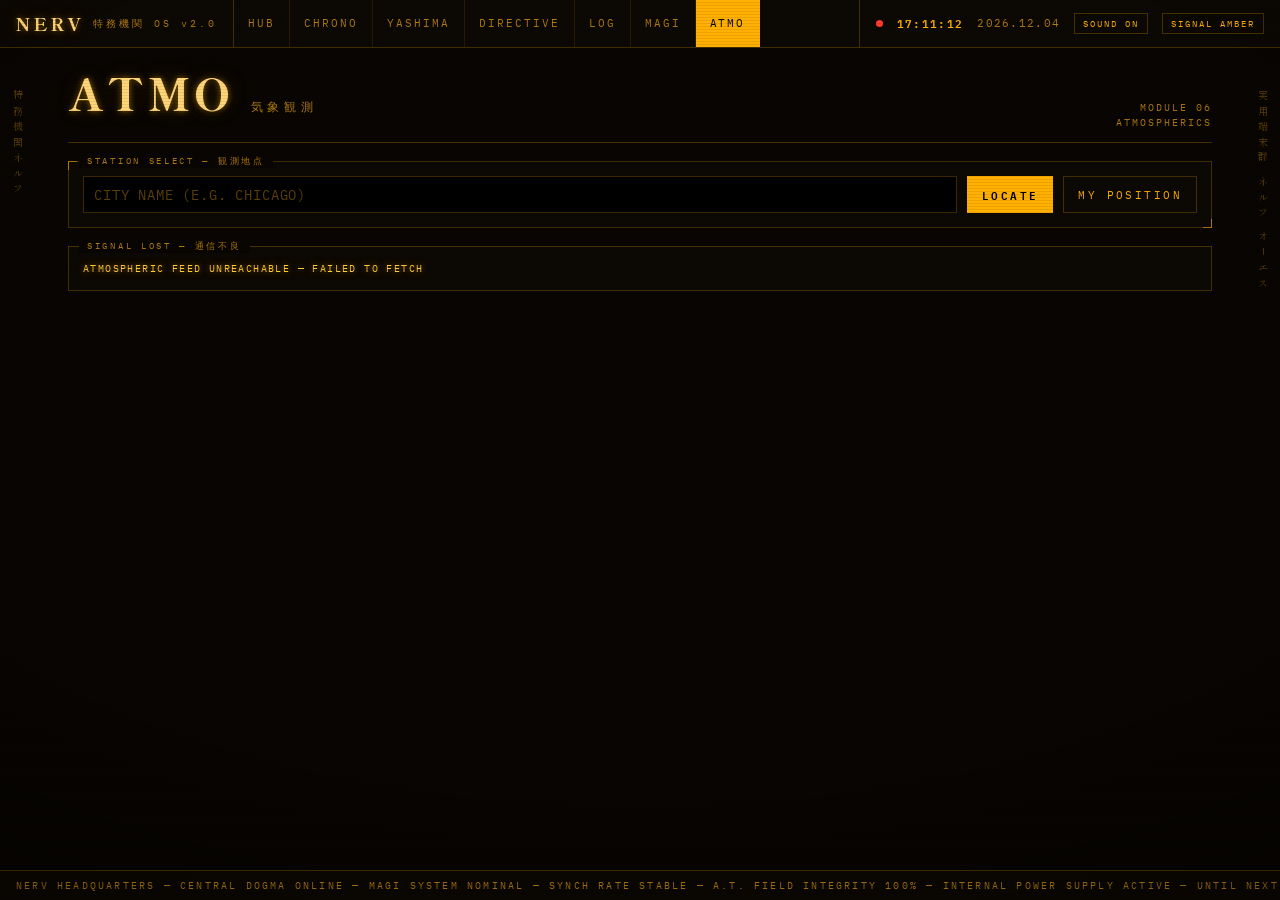
<file: weather.html>
<!DOCTYPE html>
<html lang="en">
<head>
<meta charset="utf-8">
<script>if(localStorage.getItem('nerv-theme')==='green')document.documentElement.classList.add('green');</script>
<meta name="viewport" content="width=device-width, initial-scale=1">
<title>NERV OS — ATMO</title>
<meta name="theme-color" content="#080502">
<link rel="manifest" href="../manifest.json">
<link rel="preconnect" href="https://fonts.googleapis.com">
<link href="https://fonts.googleapis.com/css2?family=IBM+Plex+Mono:wght@400;600&family=Shippori+Mincho+B1:wght@700;800&display=swap" rel="stylesheet">
<link rel="stylesheet" href="nerv.css">
<style>
.bigtemp{font-family:var(--mincho); font-weight:800; font-size:clamp(56px,10vw,110px); color:var(--ink-hi); line-height:1}
.hours{display:grid; grid-auto-flow:column; grid-auto-columns:minmax(74px,1fr); gap:8px; overflow-x:auto; padding-bottom:6px}
.hours .h{border:1px solid var(--hair-dim); padding:8px 6px; text-align:center}
.hours .h .hh{font-size:9px; letter-spacing:.2em; color:var(--ink-dim)}
.hours .h .ht{font-size:16px; color:var(--ink-hi); font-weight:600; margin:4px 0 2px}
.hours .h .hc{font-size:8px; letter-spacing:.12em; color:var(--ink-dim)}
.days .dr{display:flex; align-items:center; gap:12px; border-bottom:1px dashed var(--hair-dim); padding:7px 2px; font-size:12px}
.days .dr .dd{width:100px; letter-spacing:.15em; color:var(--ink-dim)}
.days .dr .dc{flex:1; font-size:10px; letter-spacing:.12em}
.days .dr .dt{width:110px; text-align:right; color:var(--ink-hi)}
.dbar{height:5px; background:var(--hair-dim); position:relative; width:130px}
.dbar .f{position:absolute; top:0; bottom:0; background:var(--ink); opacity:.8}
.row{display:flex; gap:10px; flex-wrap:wrap}
#geo-results button{display:block; width:100%; text-align:left; background:#000; border:1px solid var(--hair-dim); border-top:0; color:var(--ink); padding:8px 10px; font-size:12px}
#geo-results button:hover{background:rgba(87,255,143,.08)}
.cond{font-family:var(--mincho); font-weight:700; font-size:22px; letter-spacing:.12em; color:var(--ink)}
</style>
</head>
<body>
<main>
  <div class="phead">
    <h1 class="glow">ATMO</h1><span class="jp">気象観測</span>
    <div class="code">MODULE 06<br>ATMOSPHERICS</div>
  </div>
  <div class="panel tickbox">
    <div class="cap">STATION SELECT — 観測地点</div>
    <div class="row">
      <input class="inp" id="city" placeholder="CITY NAME (E.G. CHICAGO)" style="flex:1; min-width:200px">
      <button class="btn solid" id="search">LOCATE</button>
      <button class="btn" id="gps">MY POSITION</button>
    </div>
    <div id="geo-results" style="max-width:520px"></div>
  </div>
  <div id="wx" style="display:none">
    <div class="grid2" style="margin-top:18px">
      <div class="panel tickbox">
        <div class="cap">CURRENT CONDITIONS — 現在</div>
        <div class="small dim" id="stn" style="letter-spacing:.25em; margin-bottom:8px">—</div>
        <div class="bigtemp glow" id="t">--°</div>
        <div class="cond" id="cond">—</div>
        <div class="ro" style="margin-top:12px"><span class="k">FEELS LIKE</span><span class="v" id="feels">--</span></div>
        <div class="ro"><span class="k">HUMIDITY</span><span class="v" id="hum">--</span></div>
        <div class="ro"><span class="k">WIND</span><span class="v" id="wind">--</span></div>
        <div class="ro"><span class="k">PRECIPITATION</span><span class="v" id="prec">--</span></div>
        <div class="ro"><span class="k">CLOUD COVER</span><span class="v" id="cloud">--</span></div>
        <div class="ro"><span class="k">PRESSURE</span><span class="v" id="pres">--</span></div>
      </div>
      <div class="panel">
        <div class="cap">NEXT 24H — 時間別</div>
        <div class="hours" id="hours"></div>
        <div class="small dim" style="margin-top:8px">P% = PRECIPITATION PROBABILITY</div>
      </div>
    </div>
    <div class="panel" style="margin-top:18px">
      <div class="cap">7-DAY OUTLOOK — 週間</div>
      <div class="days" id="days"></div>
    </div>
  </div>
  <div class="panel" id="err" style="display:none; margin-top:18px">
    <div class="cap">SIGNAL LOST — 通信不良</div>
    <div class="glow-amber small" id="err-msg">COULD NOT REACH ATMOSPHERIC FEED.</div>
  </div>
</main>
<script src="nerv.js"></script>
<script>
NERV.shell('ATMO');
const CODES = {0:'CLEAR SKY',1:'MAINLY CLEAR',2:'PARTLY CLOUDY',3:'OVERCAST',45:'FOG',48:'RIME FOG',
51:'LIGHT DRIZZLE',53:'DRIZZLE',55:'HEAVY DRIZZLE',56:'FREEZING DRIZZLE',57:'FREEZING DRIZZLE',
61:'LIGHT RAIN',63:'RAIN',65:'HEAVY RAIN',66:'FREEZING RAIN',67:'FREEZING RAIN',
71:'LIGHT SNOW',73:'SNOW',75:'HEAVY SNOW',77:'SNOW GRAINS',80:'LIGHT SHOWERS',81:'SHOWERS',82:'HEAVY SHOWERS',
85:'SNOW SHOWERS',86:'SNOW SHOWERS',95:'THUNDERSTORM',96:'THUNDER + HAIL',99:'THUNDER + HAIL'};
const DOW=['SUN','MON','TUE','WED','THU','FRI','SAT'];
let lastPlace = NERV.store.get('wx-place', {name:'CHICAGO, ILLINOIS', lat:41.8781, lon:-87.6298});

function err(msg){
  document.getElementById('err').style.display='block';
  document.getElementById('err-msg').textContent = msg;
}
async function load(p){
  document.getElementById('err').style.display='none';
  try{
    const u = 'https://api.open-meteo.com/v1/forecast?latitude='+p.lat+'&longitude='+p.lon+
      '&current=temperature_2m,relative_humidity_2m,apparent_temperature,precipitation,weather_code,cloud_cover,pressure_msl,wind_speed_10m,wind_direction_10m'+
      '&hourly=temperature_2m,precipitation_probability,weather_code&daily=weather_code,temperature_2m_max,temperature_2m_min,precipitation_probability_max'+
      '&temperature_unit=fahrenheit&wind_speed_unit=mph&timezone=auto&forecast_days=7';
    const r = await fetch(u);
    if(!r.ok) throw new Error('HTTP '+r.status);
    const d = await r.json();
    paint(p, d);
    NERV.store.set('wx-place', p);
  }catch(e){ err('ATMOSPHERIC FEED UNREACHABLE — ' + e.message.toUpperCase()); }
}
function deg2dir(d){ return ['N','NE','E','SE','S','SW','W','NW'][Math.round(d/45)%8]; }
function paint(p, d){
  document.getElementById('wx').style.display='block';
  document.getElementById('stn').textContent = 'STATION: ' + p.name.toUpperCase();
  const c = d.current;
  document.getElementById('t').textContent = Math.round(c.temperature_2m) + '°F';
  document.getElementById('cond').textContent = CODES[c.weather_code] || 'UNKNOWN';
  document.getElementById('feels').textContent = Math.round(c.apparent_temperature) + '°F';
  document.getElementById('hum').textContent = c.relative_humidity_2m + '%';
  document.getElementById('wind').textContent = Math.round(c.wind_speed_10m) + ' MPH ' + deg2dir(c.wind_direction_10m);
  document.getElementById('prec').textContent = (c.precipitation*0.0393701).toFixed(2) + ' IN';
  document.getElementById('cloud').textContent = c.cloud_cover + '%';
  document.getElementById('pres').textContent = Math.round(c.pressure_msl) + ' HPA';
  // hourly: next 24 from now
  const now = new Date(); const h = document.getElementById('hours'); h.innerHTML='';
  let start = d.hourly.time.findIndex(t => new Date(t) >= now);
  if(start < 0) start = 0;
  for(let i=start; i<Math.min(start+24, d.hourly.time.length); i++){
    const dt = new Date(d.hourly.time[i]);
    const el = document.createElement('div');
    el.className='h';
    el.innerHTML = '<div class="hh">'+NERV.two(dt.getHours())+':00</div><div class="ht">'+Math.round(d.hourly.temperature_2m[i])+'°</div>'+
      '<div class="hc">'+(d.hourly.precipitation_probability ? d.hourly.precipitation_probability[i]+'% P' : '')+'</div>'+
      '<div class="hc">'+(CODES[d.hourly.weather_code[i]]||'').slice(0,10)+'</div>';
    h.appendChild(el);
  }
  // daily
  const dd = document.getElementById('days'); dd.innerHTML='';
  const mins = d.daily.temperature_2m_min, maxs = d.daily.temperature_2m_max;
  const lo = Math.min(...mins), hi = Math.max(...maxs);
  d.daily.time.forEach((t,i)=>{
    const dt = new Date(t+'T12:00:00');
    const l = Math.round(mins[i]), hh = Math.round(maxs[i]);
    const w1 = (l-lo)/(hi-lo||1)*100, w2 = (hh-lo)/(hi-lo||1)*100;
    const r = document.createElement('div');
    r.className='dr';
    r.innerHTML = '<span class="dd">'+(i===0?'TODAY':DOW[dt.getDay()]+' '+(dt.getMonth()+1)+'/'+dt.getDate())+'</span>'+
      '<span class="dc">'+(CODES[d.daily.weather_code[i]]||'')+(d.daily.precipitation_probability_max[i] ? ' — '+d.daily.precipitation_probability_max[i]+'% P' : '')+'</span>'+
      '<span class="dbar"><span class="f" style="left:'+w1+'%;width:'+Math.max(3,(w2-w1))+'%"></span></span>'+
      '<span class="dt">'+l+'° / '+hh+'°</span>';
    dd.appendChild(r);
  });
}
// search
let searchT;
async function geocode(q){
  const r = await fetch('https://geocoding-api.open-meteo.com/v1/search?name='+encodeURIComponent(q)+'&count=5&language=en&format=json');
  const d = await r.json();
  const box = document.getElementById('geo-results');
  box.innerHTML='';
  (d.results||[]).forEach(g=>{
    const b = document.createElement('button');
    const label = [g.name, g.admin1, g.country].filter(Boolean).join(', ');
    b.textContent = label.toUpperCase();
    b.onclick = ()=>{ box.innerHTML=''; document.getElementById('city').value=''; load({name:label, lat:g.latitude, lon:g.longitude}); NERV.blip(1200,.05); };
    box.appendChild(b);
  });
  if(!(d.results||[]).length) err('NO STATION MATCHES THAT NAME.');
}
document.getElementById('search').onclick = ()=>{
  const q = document.getElementById('city').value.trim();
  if(q) geocode(q);
};
document.getElementById('city').addEventListener('keydown', e=>{ if(e.key==='Enter') document.getElementById('search').click(); });
document.getElementById('city').addEventListener('input', function(){
  clearTimeout(searchT);
  const q = this.value.trim();
  if(q.length >= 3) searchT = setTimeout(()=>geocode(q), 450);
});
document.getElementById('gps').onclick = ()=>{
  if(!navigator.geolocation) return err('GEOLOCATION NOT AVAILABLE ON THIS TERMINAL.');
  navigator.geolocation.getCurrentPosition(
    pos => load({name:'LOCAL POSITION '+pos.coords.latitude.toFixed(2)+','+pos.coords.longitude.toFixed(2), lat:pos.coords.latitude, lon:pos.coords.longitude}),
    () => err('POSITION REQUEST DENIED.')
  );
};
load(lastPlace);
</script>
</body>
</html>
</file>
<file: nerv.css>
/* NERV OS — NERV-terminal design system. Default: AMBER. html.green: PHOSPHOR. */
:root{
  --bg:#080502; --panel:#0c0803; --panel2:#120b04;
  --ink:#ffb000; --ink-hi:#ffd57a; --ink-dim:#b07a10; --ink-faint:#5c3f08;
  --glow1:rgba(255,176,0,.55); --glow2:rgba(255,176,0,.18);
  --warn:#ffc933; --red:#ff3b30;
  --hair:rgba(255,176,0,.24); --hair-dim:rgba(255,176,0,.11);
  --mono:'IBM Plex Mono',ui-monospace,Menlo,monospace;
  --mincho:'Shippori Mincho B1','Times New Roman',serif;
}
html.green{
  --bg:#040804; --panel:#060c07; --panel2:#081108;
  --ink:#57ff8f; --ink-hi:#b7ffd0; --ink-dim:#2f9958; --ink-faint:#164a2b;
  --glow1:rgba(87,255,143,.55); --glow2:rgba(87,255,143,.18);
  --warn:#ffb000;
  --hair:rgba(87,255,143,.22); --hair-dim:rgba(87,255,143,.10);
}
*{margin:0;padding:0;box-sizing:border-box}
html{background:var(--bg)}
body{
  background:var(--bg); color:var(--ink); font-family:var(--mono);
  font-size:14px; line-height:1.5; min-height:100vh;
  display:flex; flex-direction:column; overflow-x:hidden;
  animation:crt-on .45s ease-out;
}
@keyframes crt-on{
  0%{opacity:0; filter:brightness(3) saturate(.4)}
  25%{opacity:1; filter:brightness(.6)}
  45%{filter:brightness(1.6)}
  100%{filter:brightness(1)}
}
::selection{background:var(--ink); color:#000}
a{color:inherit; text-decoration:none}
button{font-family:var(--mono); cursor:pointer}
input,select,textarea{font-family:var(--mono); font-size:14px}

.crt::before{
  content:""; position:fixed; inset:0; pointer-events:none; z-index:900;
  background:repeating-linear-gradient(0deg, rgba(0,0,0,.16) 0 1px, transparent 1px 3px);
  opacity:.5;
}
.crt::after{
  content:""; position:fixed; inset:0; pointer-events:none; z-index:901;
  background:radial-gradient(120% 90% at 50% 40%, transparent 55%, rgba(0,0,0,.5) 100%);
}
.glow{text-shadow:0 0 6px var(--glow1), 0 0 22px var(--glow2)}
.glow-amber{color:var(--warn); text-shadow:0 0 6px var(--glow1)}
.glow-red{color:var(--red); text-shadow:0 0 6px rgba(255,59,48,.5)}

.topbar{
  display:flex; align-items:stretch; gap:0; border-bottom:1px solid var(--hair);
  background:var(--panel); position:sticky; top:0; z-index:50;
}
.topbar .brand{
  padding:10px 16px; border-right:1px solid var(--hair); display:flex; align-items:center; gap:10px;
}
.topbar .brand .fig{font-family:var(--mincho); font-weight:800; font-size:18px; letter-spacing:.14em; color:var(--ink-hi)}
.topbar .brand .jp{font-size:10px; color:var(--ink-dim); letter-spacing:.3em}
.topbar nav{display:flex; flex:1; overflow-x:auto}
.topbar nav a{
  padding:10px 14px; border-right:1px solid var(--hair-dim); font-size:11px; letter-spacing:.18em;
  color:var(--ink-dim); white-space:nowrap; display:flex; align-items:center; gap:8px;
  transition:color .12s, background .12s;
}
.topbar nav a:hover{background:var(--hair-dim); color:var(--ink)}
.topbar nav a.on{color:#000; background:var(--ink); text-shadow:none}
.topbar .sys{padding:10px 16px; border-left:1px solid var(--hair); font-size:11px; letter-spacing:.12em;
  display:flex; align-items:center; gap:14px; color:var(--ink-dim); white-space:nowrap}
.topbar .sys b{color:var(--ink); font-weight:600}
.dot{width:7px;height:7px;background:var(--red);border-radius:50%;animation:blink 1.1s steps(2,start) infinite}
@keyframes blink{50%{opacity:.1}}

main{flex:1; width:100%; max-width:1180px; margin:0 auto; padding:22px 18px 40px}
main > *{animation:rise .35s ease-out backwards}
main > *:nth-child(2){animation-delay:.05s}
main > *:nth-child(3){animation-delay:.1s}
main > *:nth-child(4){animation-delay:.15s}
@keyframes rise{from{opacity:0; transform:translateY(8px)}to{opacity:1; transform:none}}
.ticker{
  border-top:1px solid var(--hair); background:var(--panel); color:var(--ink-dim);
  font-size:10px; letter-spacing:.22em; padding:7px 16px; white-space:nowrap; overflow:hidden;
}
.ticker span{display:inline-block; animation:tick 40s linear infinite}
@keyframes tick{from{transform:translateX(100vw)}to{transform:translateX(-100%)}}

.phead{display:flex; align-items:baseline; gap:16px; border-bottom:1px solid var(--hair); padding-bottom:12px; margin-bottom:18px; flex-wrap:wrap}
.phead h1{font-family:var(--mincho); font-weight:800; font-size:clamp(28px,5vw,44px); letter-spacing:.1em; color:var(--ink-hi); line-height:1}
.phead .jp{color:var(--ink-dim); font-size:12px; letter-spacing:.4em}
.phead .code{margin-left:auto; font-size:10px; color:var(--ink-dim); letter-spacing:.2em; text-align:right}

.panel{border:1px solid var(--hair); background:var(--panel); position:relative; padding:14px; transition:border-color .15s}
.panel:hover{border-color:var(--glow1)}
.panel .cap{
  position:absolute; top:-8px; left:10px; background:var(--bg); padding:0 8px;
  font-size:9px; letter-spacing:.3em; color:var(--ink-dim);
}
.panel + .panel{margin-top:18px}
.grid2{display:grid; grid-template-columns:1fr 1fr; gap:18px}
.grid3{display:grid; grid-template-columns:repeat(3,1fr); gap:18px}
@media(max-width:820px){.grid2,.grid3{grid-template-columns:1fr}}

.tickbox{position:relative}
.tickbox::before,.tickbox::after{content:""; position:absolute; width:8px; height:8px; border:1px solid var(--ink-dim)}
.tickbox::before{top:-1px; left:-1px; border-right:0; border-bottom:0}
.tickbox::after{bottom:-1px; right:-1px; border-left:0; border-top:0}

.btn{
  background:transparent; border:1px solid var(--hair); color:var(--ink);
  padding:8px 14px; font-size:11px; letter-spacing:.22em; text-transform:uppercase;
  transition:background .1s, color .1s, transform .05s, box-shadow .15s;
}
.btn:hover{background:var(--ink); color:#000; text-shadow:none; box-shadow:0 0 14px var(--glow1)}
.btn:active{transform:scale(.95)}
.btn.warn{border-color:var(--warn); color:var(--warn)}
.btn.warn:hover{background:var(--warn); color:#000}
.btn.danger{border-color:var(--red); color:var(--red)}
.btn.danger:hover{background:var(--red); color:#000}
.btn.solid{background:var(--ink); color:#000; font-weight:600}
.btn.solid:hover{background:var(--ink-hi)}
.inp{
  background:#000; border:1px solid var(--hair); color:var(--ink-hi);
  padding:8px 10px; letter-spacing:.06em; width:100%; transition:border-color .12s, box-shadow .12s;
}
.inp:focus{outline:0; border-color:var(--ink-dim); box-shadow:0 0 10px var(--glow2)}
.inp::placeholder{color:var(--ink-faint)}
label.lab{display:block; font-size:9px; letter-spacing:.3em; color:var(--ink-dim); margin:10px 0 4px; text-transform:uppercase}

.stripes{height:8px; background:repeating-linear-gradient(-45deg, var(--warn) 0 10px, #000 10px 20px); opacity:.85}
.stripes.red{background:repeating-linear-gradient(-45deg, var(--red) 0 10px, #000 10px 20px)}

.ro{display:flex; justify-content:space-between; font-size:11px; padding:3px 0; border-bottom:1px dashed var(--hair-dim)}
.ro .k{color:var(--ink-dim); letter-spacing:.18em}
.ro .v{color:var(--ink-hi)}
.dim{color:var(--ink-dim)} .amber{color:var(--warn)} .red{color:var(--red)}
.small{font-size:10px; letter-spacing:.14em}

.hex{clip-path:polygon(25% 0, 75% 0, 100% 50%, 75% 100%, 25% 100%, 0 50%); background:var(--hair-dim)}

/* satisfying check pulse */
@keyframes pulse-ring{0%{box-shadow:0 0 0 0 var(--glow1)}100%{box-shadow:0 0 0 12px transparent}}
.pulse{animation:pulse-ring .5s ease-out}
@keyframes flash{0%{filter:brightness(2.2)}100%{filter:brightness(1)}}
.flash{animation:flash .25s ease-out}

.emg{
  position:fixed; inset:0; z-index:950; display:none; align-items:center; justify-content:center;
  background:rgba(0,0,0,.82); flex-direction:column; gap:18px;
}
.emg.on{display:flex}
.emg .word{
  font-family:var(--mincho); font-weight:800; color:var(--red); font-size:clamp(40px,10vw,96px);
  letter-spacing:.18em; animation:blink .5s steps(2,start) infinite; text-shadow:0 0 30px rgba(255,59,48,.6);
}
footer{clear:both}

/* ---- NGE signature layer ---- */
.vcap{
  position:fixed; top:90px; bottom:60px; writing-mode:vertical-rl;
  font-size:10px; letter-spacing:.55em; color:var(--ink-faint); z-index:10; pointer-events:none;
  font-family:var(--mincho);
}
.vcap.left{left:10px} .vcap.right{right:10px}
@media(max-width:1150px){.vcap{display:none}}

/* episode title-card transition */
.tcard{
  position:fixed; inset:0; background:#000; z-index:940; display:flex; align-items:center; justify-content:center;
  flex-direction:column; gap:16px; opacity:0; pointer-events:none; transition:opacity .12s linear;
}
.tcard.on{opacity:1}
.tcard .no{font-size:10px; letter-spacing:.6em; color:var(--ink-dim)}
.tcard .jp{font-family:var(--mincho); color:#fff; font-size:13px; letter-spacing:.7em; padding-left:.7em}
.tcard .en{font-family:var(--mincho); font-weight:800; color:#fff; font-size:clamp(30px,6vw,58px); letter-spacing:.22em; padding-left:.22em; text-align:center}

/* A.T. field ripple */
.atf{position:fixed; pointer-events:none; z-index:930; width:0; height:0}
.atf svg{position:absolute; transform:translate(-50%,-50%); color:var(--ink); opacity:0; animation:atf .7s cubic-bezier(.2,.7,.3,1) forwards}
.atf svg:nth-child(2){animation-delay:.08s}
.atf svg:nth-child(3){animation-delay:.16s}
@keyframes atf{
  0%{opacity:.95; width:6px; height:6px}
  70%{opacity:.5}
  100%{opacity:0; width:120px; height:120px}
}

/* emergency overlay — full 警報 treatment */
.emg{background:rgba(24,2,0,.92)}
.emg::before,.emg::after{
  content:""; position:absolute; left:0; right:0; height:26px;
  background:repeating-linear-gradient(-45deg, var(--red) 0 16px, #000 16px 32px);
  background-size:200% 100%; animation:tape .6s linear infinite;
}
.emg::before{top:0} .emg::after{bottom:0; animation-direction:reverse}
@keyframes tape{to{background-position:45px 0}}
.emg .jpw{font-family:var(--mincho); color:var(--red); font-size:clamp(20px,4vw,36px); letter-spacing:.8em; padding-left:.8em}

/* boot overlay (hub) */
#bootov{
  position:fixed; inset:0; background:#000; z-index:960; display:flex; align-items:center; justify-content:center;
  flex-direction:column; gap:22px; cursor:pointer; transition:opacity .4s;
}
#bootov.out{opacity:0; pointer-events:none}
#bootov .fig{font-family:var(--mincho); font-weight:800; font-size:clamp(50px,12vw,110px); letter-spacing:.3em; padding-left:.3em; color:#fff}
#bootov .sub{font-size:10px; letter-spacing:.5em; color:var(--ink-dim)}
#bootov .lines{width:min(520px,86vw); min-height:120px; font-size:11px; color:var(--ink)}
#bootov .lines div::before{content:"> "; color:var(--ink-faint)}
#bootov .bar{width:min(520px,86vw); height:6px; border:1px solid var(--hair)}
#bootov .bar .f{height:100%; width:0; background:var(--ink); box-shadow:0 0 10px var(--glow1); transition:width .2s}
#bootov .skip{font-size:9px; letter-spacing:.4em; color:var(--ink-faint)}

/* motto + caution tape */
.motto{font-family:var(--mincho); color:var(--ink-dim); letter-spacing:.34em; font-size:12px; margin:-4px 0 18px; text-align:center}
.tape-label{
  display:inline-block; font-size:8px; letter-spacing:.35em; color:#000; background:var(--warn);
  padding:2px 8px; margin-left:10px; vertical-align:middle;
}
</file>
